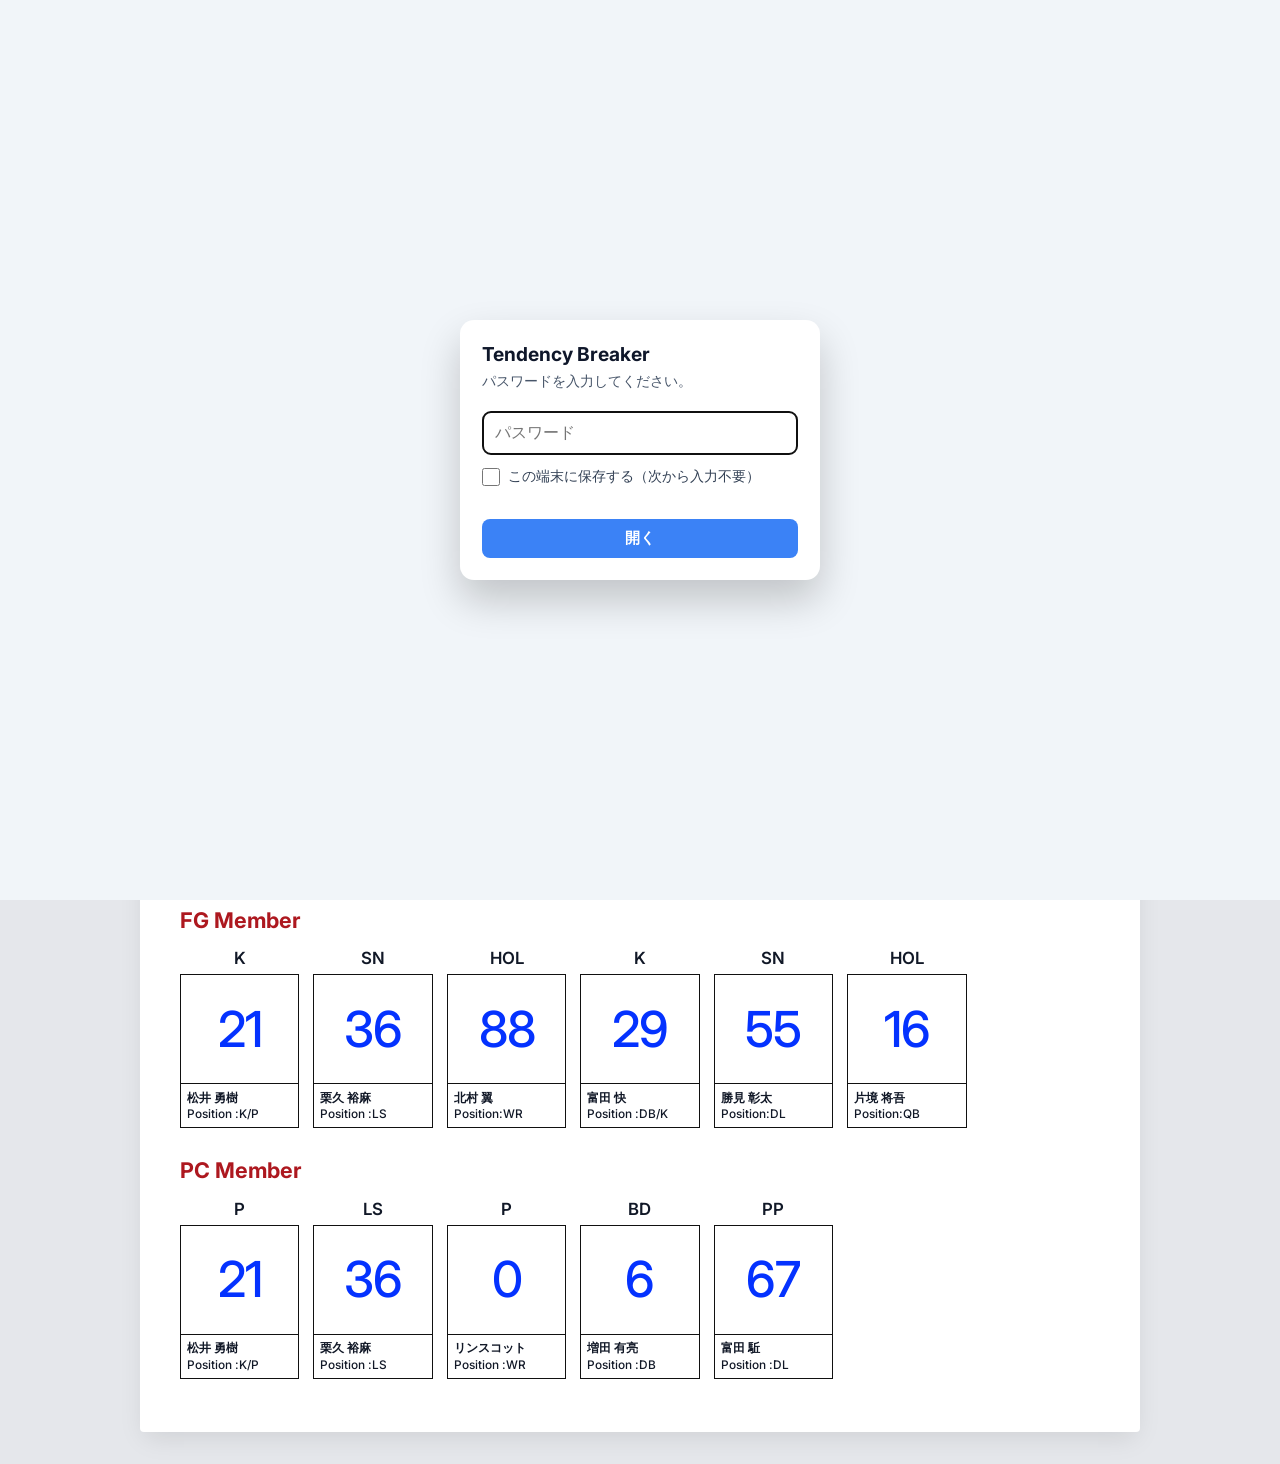
<file: member.html>
<!DOCTYPE html>
<html lang="ja">
<head>
    <!-- Google tag (gtag.js) -->
    <script async src="https://www.googletagmanager.com/gtag/js?id=G-DV549S8BY1"></script>
    <script>
      window.dataLayer = window.dataLayer || [];
      function gtag(){dataLayer.push(arguments);}
      gtag('js', new Date());

      gtag('config', 'G-DV549S8BY1');
    </script>

    <meta charset="UTF-8">
    <meta name="viewport" content="width=device-width, initial-scale=1.0">
    <title>Member List - Scouting Report</title>
    <link href="https://fonts.googleapis.com/css2?family=Inter:wght@400;500;600;700;800&display=swap" rel="stylesheet">
    <style>
:root {
    --bg-color: #e5e7eb;
    --card-bg: #ffffff;
    --text-primary: #0f172a;
    --text-secondary: #475569;
    --accent: #ad181f;
    --num-blue: #0432ff;
    --num-red: #ff0000;
    --line-gray: #d9d9d9;
}

* {
    margin: 0;
    padding: 0;
    box-sizing: border-box;
}

body {
    font-family: 'Hiragino Sans', 'Hiragino Kaku Gothic ProN', 'Meiryo', 'Inter', -apple-system, sans-serif;
    background-color: var(--bg-color);
    color: var(--text-primary);
    min-height: 100vh;
    display: flex;
    flex-wrap: wrap;
    justify-content: center;
    align-content: flex-start;
    padding: 2rem;
    -webkit-font-smoothing: antialiased;
}

/* Tendency Breaker 共通ナビ */
.tb-nav {
    flex-basis: 100%;
    max-width: 1000px;
    display: flex;
    gap: 8px;
    flex-wrap: wrap;
    margin: 0 auto 1rem;
    font-family: 'Inter', -apple-system, sans-serif;
}
.tb-nav a {
    padding: 8px 14px;
    border-radius: 8px;
    text-decoration: none;
    color: #475569;
    background: #fff;
    border: 1px solid #e2e8f0;
    font-size: 0.9rem;
    font-weight: 600;
}
.tb-nav a.active {
    background: #3b82f6;
    color: #fff;
    border-color: #3b82f6;
}

.app-container {
    width: 100%;
    max-width: 1000px;
    background: var(--card-bg);
    padding: 2.2rem 2.5rem 2.8rem;
    box-shadow: 0 10px 25px -5px rgba(0, 0, 0, 0.1);
    border-radius: 4px;
}

/* 閲覧アプリではMaster用ツールバーを非表示 */
.master-toolbar {
    display: none !important;
}

/* セクション見出し（スライドと同じエンジ色＋グレー太線） */
.slide-section {
    margin-bottom: 3rem;
}
.slide-section:last-child {
    margin-bottom: 0.5rem;
}

.slide-header {
    display: flex;
    align-items: baseline;
    justify-content: space-between;
    gap: 12px;
    padding-bottom: 0.65rem;
    margin-bottom: 1.5rem;
    border-bottom: 7px solid var(--line-gray);
}
.slide-header h1, .slide-header h2 {
    font-size: 1.75rem;
    font-weight: 700;
    color: var(--accent) !important;
    -webkit-text-fill-color: var(--accent) !important;
    letter-spacing: 0.01em;
}
.slide-header sup {
    font-size: 0.6em;
    vertical-align: super;
}

.layout-toggle {
    display: none;
    padding: 5px 10px;
    font-size: 0.75rem;
    font-weight: 600;
    border-radius: 6px;
    border: 1px solid #cbd5e1;
    background: #f8fafc;
    color: #334155;
    cursor: pointer;
    white-space: nowrap;
}

.sub-group-title {
    font-size: 1.35rem;
    font-weight: 700;
    color: var(--accent);
    margin: 1.2rem 0 0.9rem;
}

/* メンバー行グリッド */
.member-row {
    display: grid;
    grid-template-columns: repeat(7, minmax(0, 1fr));
    gap: 14px;
    margin-bottom: 22px;
}
.member-row:last-child {
    margin-bottom: 0;
}

/* 選手カード */
.member-card {
    display: flex;
    flex-direction: column;
    position: relative;
    min-width: 0;
}
.member-pos {
    text-align: center;
    font-size: 1.05rem;
    font-weight: 600;
    color: #111827;
    margin-bottom: 4px;
    min-height: 1.4em;
    line-height: 1.35;
}
.member-box {
    border: 1.8px solid #111111;
    background: #ffffff;
    display: flex;
    flex-direction: column;
    flex: 1;
}
.member-num {
    height: 108px;
    display: flex;
    align-items: center;
    justify-content: center;
    font-size: 3.1rem;
    font-weight: 500;
    color: var(--member-num-color, var(--num-blue));
    line-height: 1;
    letter-spacing: -0.02em;
}
.member-num.multi-num {
    flex-direction: column;
    font-size: 1.85rem;
    line-height: 1.05;
    gap: 3px;
}
.member-card.is-alert .member-num {
    color: var(--num-red) !important;
}
.member-info {
    border-top: 1.6px solid #111111;
    padding: 5px 6px;
    min-height: 44px;
    display: flex;
    flex-direction: column;
    justify-content: center;
    gap: 2px;
}
.member-name-line {
    font-size: 0.78rem;
    font-weight: 600;
    color: #111827;
    line-height: 1.25;
    word-break: keep-all;
    overflow-wrap: anywhere;
}
.member-note {
    color: var(--num-red);
    font-weight: 700;
}
.member-meta-line {
    font-size: 0.74rem;
    font-weight: 500;
    color: #111827;
    line-height: 1.25;
    white-space: nowrap;
    overflow: hidden;
    text-overflow: ellipsis;
}

.edit-controls, .add-card-btn {
    display: none !important;
}

/* スマホ表示の最適化 */
@media (max-width: 700px) {
    body {
        padding: 10px !important;
    }
    .app-container {
        padding: 16px 12px 24px !important;
        border-radius: 8px;
    }
    #tb-shared-banner {
        margin-bottom: 10px !important;
    }
    .slide-header {
        margin-bottom: 1rem;
        padding-bottom: 0.45rem;
        border-bottom-width: 5px;
    }
    .slide-header h1, .slide-header h2 {
        font-size: 1.35rem !important;
    }
    .sub-group-title {
        font-size: 1.15rem;
        margin: 1rem 0 0.65rem;
    }
    .layout-toggle {
        display: inline-block;
    }
    /* デフォルトはスマホで見やすい3列カード配置 */
    .member-row {
        grid-template-columns: repeat(3, minmax(0, 1fr));
        gap: 10px;
        margin-bottom: 18px;
    }
    .member-pos {
        font-size: 0.95rem;
        margin-bottom: 3px;
    }
    .member-num {
        height: 78px;
        font-size: 2.35rem;
    }
    .member-info {
        padding: 5px 5px;
        min-height: 40px;
    }
    .member-name-line {
        font-size: 0.76rem;
    }
    .member-meta-line {
        font-size: 0.7rem;
        white-space: normal;
    }

    /* スライドと同じ7列配置モード */
    body.slide-grid-mode .member-row {
        grid-template-columns: repeat(7, minmax(0, 1fr));
        gap: 4px;
        margin-bottom: 12px;
    }
    body.slide-grid-mode .member-pos {
        font-size: 0.65rem;
        margin-bottom: 2px;
    }
    body.slide-grid-mode .member-num {
        height: 44px;
        font-size: 1.25rem;
    }
    body.slide-grid-mode .member-num.multi-num {
        font-size: 0.72rem;
        gap: 1px;
    }
    body.slide-grid-mode .member-info {
        padding: 2px 2px;
        min-height: 28px;
    }
    body.slide-grid-mode .member-name-line {
        font-size: 0.5rem;
        line-height: 1.15;
    }
    body.slide-grid-mode .member-meta-line {
        font-size: 0.43rem;
        line-height: 1.2;
        letter-spacing: -0.02em;
        white-space: normal;
        overflow: visible;
        text-overflow: clip;
        word-break: normal;
        overflow-wrap: normal;
    }
}
.meta-part {
    display: inline-block;
    white-space: nowrap;
}
    </style>
</head>
<body class="slide-grid-mode" data-mode="viewer" data-extra-page="true">
    <nav class="tb-nav">
        <a href="index.html">Dashboard</a>
        <a href="passzone.html">Pass Zone</a>
        <a href="dd.html">Down &amp; Distance</a>
        <a href="personnel.html">Personnel</a>
        <a href="formation.html">Formation</a>
        <a href="play.html">Play Diagram</a>
        <a href="member.html" class="active">Member List</a>
        <a href="cadence.html">Cadence</a>
    </nav>

    <div class="app-container">
        <!-- OFF Member List -->
        <section class="slide-section">
            <div class="slide-header">
                <h1>OFF Member List</h1>
                <button type="button" class="layout-toggle" id="layout-toggle-btn">表示: 7列 (スライド)</button>
            </div>
            <div id="off-rows-container"></div>
        </section>

        <!-- 4th Down Member List -->
        <section class="slide-section">
            <div class="slide-header">
                <h2>4<sup>th</sup> Down Member List</h2>
            </div>

            <div class="sub-group-title">FG Member</div>
            <div id="fg-row-container" class="member-row"></div>

            <div class="sub-group-title" style="margin-top: 1.8rem;">PC Member</div>
            <div id="pc-row-container" class="member-row"></div>
        </section>
    </div>

    <script src="scouting-extra.js"></script>
    <script>
(function () {
    let extraData = window.TBScoutingExtra.getExtraData();

    const offContainer = document.getElementById('off-rows-container');
    const fgContainer = document.getElementById('fg-row-container');
    const pcContainer = document.getElementById('pc-row-container');

    function esc(s) {
        return String(s ?? '').replace(/&/g, '&amp;').replace(/</g, '&lt;').replace(/>/g, '&gt;');
    }

    // 身長/体重などが途中で改行されないよう、「/」や「:」の区切り単位でまとめる
    function formatMetaHtml(meta) {
        const s = String(meta ?? '').trim();
        if (!s) return '';
        if (/^Position\s*[:：]/i.test(s)) {
            const m = s.match(/^(Position\s*[:：]\s*)(.*)$/i);
            if (m) {
                return `<span class="meta-part">${esc(m[1])}</span><span class="meta-part">${esc(m[2])}</span>`;
            }
        }
        const parts = s.match(/[^/]+\/?/g) || [s];
        return parts.map(p => `<span class="meta-part">${esc(p)}</span>`).join('');
    }

    function createCardElement(card) {
        const wrap = document.createElement('div');
        wrap.className = 'member-card' + (card.alert ? ' is-alert' : '');
        let numHtml = '';
        const numStr = String(card.num || '');
        if (numStr.includes('\n') || numStr.includes(' / ')) {
            const parts = numStr.includes('\n') ? numStr.split('\n') : numStr.split(' / ');
            numHtml = `<div class="member-num multi-num"><span>${esc(parts[0].trim())}</span><span>${esc(parts[1].trim())}</span></div>`;
        } else {
            numHtml = `<div class="member-num">${esc(numStr)}</div>`;
        }
        wrap.innerHTML = `
            <div class="member-pos">${esc(card.pos)}</div>
            <div class="member-box">
                ${numHtml}
                <div class="member-info">
                    <div class="member-name-line">
                        <span>${esc(card.name)}</span><span class="member-note">${esc(card.note || '')}</span>
                    </div>
                    <div class="member-meta-line">${formatMetaHtml(card.meta)}</div>
                </div>
            </div>
        `;
        return wrap;
    }

    function render() {
        const ml = extraData.memberList || {};
        const numColor = ml.numColor || '#0432ff';
        document.documentElement.style.setProperty('--member-num-color', numColor);
        offContainer.innerHTML = '';
        (ml.offRows || []).forEach(row => {
            const rowEl = document.createElement('div');
            rowEl.className = 'member-row';
            row.forEach(card => rowEl.appendChild(createCardElement(card)));
            offContainer.appendChild(rowEl);
        });

        fgContainer.innerHTML = '';
        (ml.fgMembers || []).forEach(card => fgContainer.appendChild(createCardElement(card)));

        pcContainer.innerHTML = '';
        (ml.pcMembers || []).forEach(card => pcContainer.appendChild(createCardElement(card)));
    }

    const layoutBtn = document.getElementById('layout-toggle-btn');
    if (layoutBtn) {
        layoutBtn.addEventListener('click', () => {
            const isSlide = document.body.classList.toggle('slide-grid-mode');
            layoutBtn.textContent = isSlide ? '表示: 7列 (スライド)' : '表示: 3列 (拡大)';
        });
    }

    window.addEventListener('tb-extra-published', e => {
        extraData = window.TBScoutingExtra.getExtraData(e.detail);
        render();
    });

    render();
})();
    </script>
    <script src="menu.js"></script>
    <script src="secure-data.js"></script>
    <script src="shared-data.js"></script>
</body>
</html>
</file>
